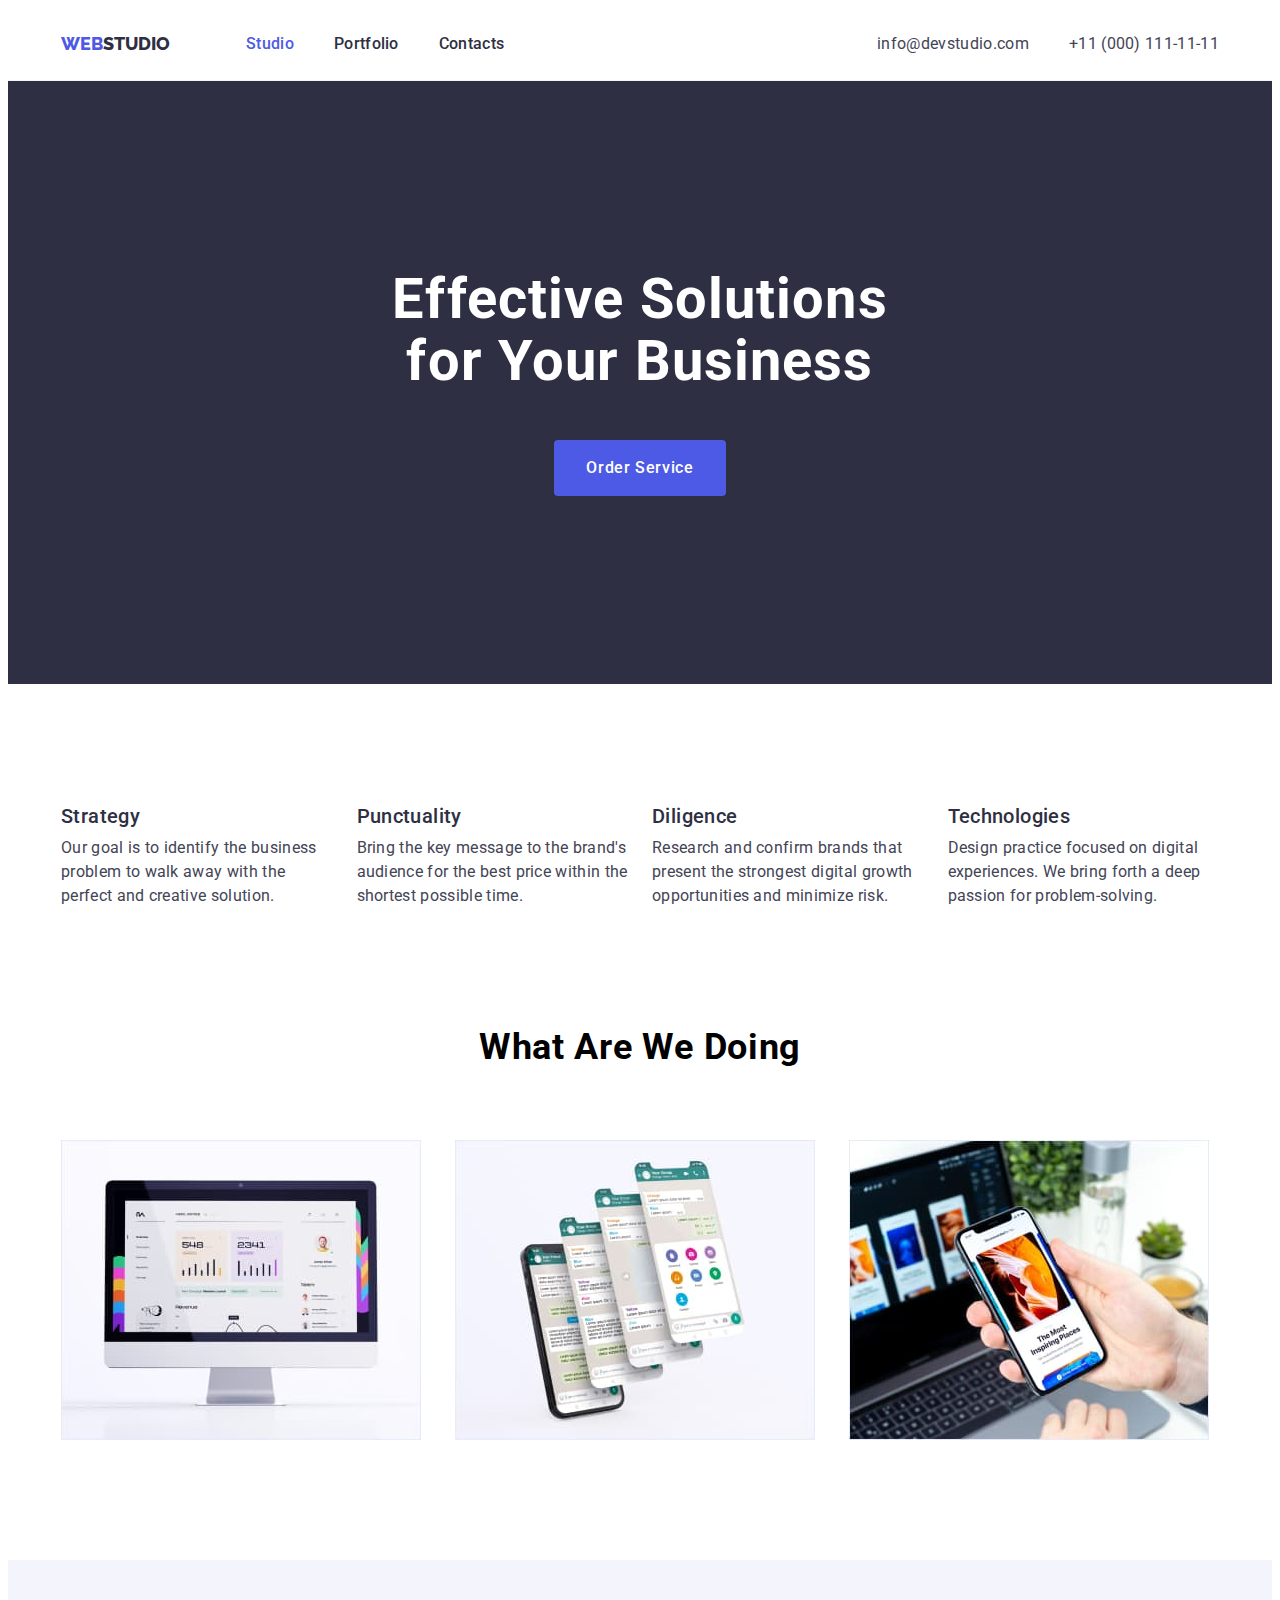
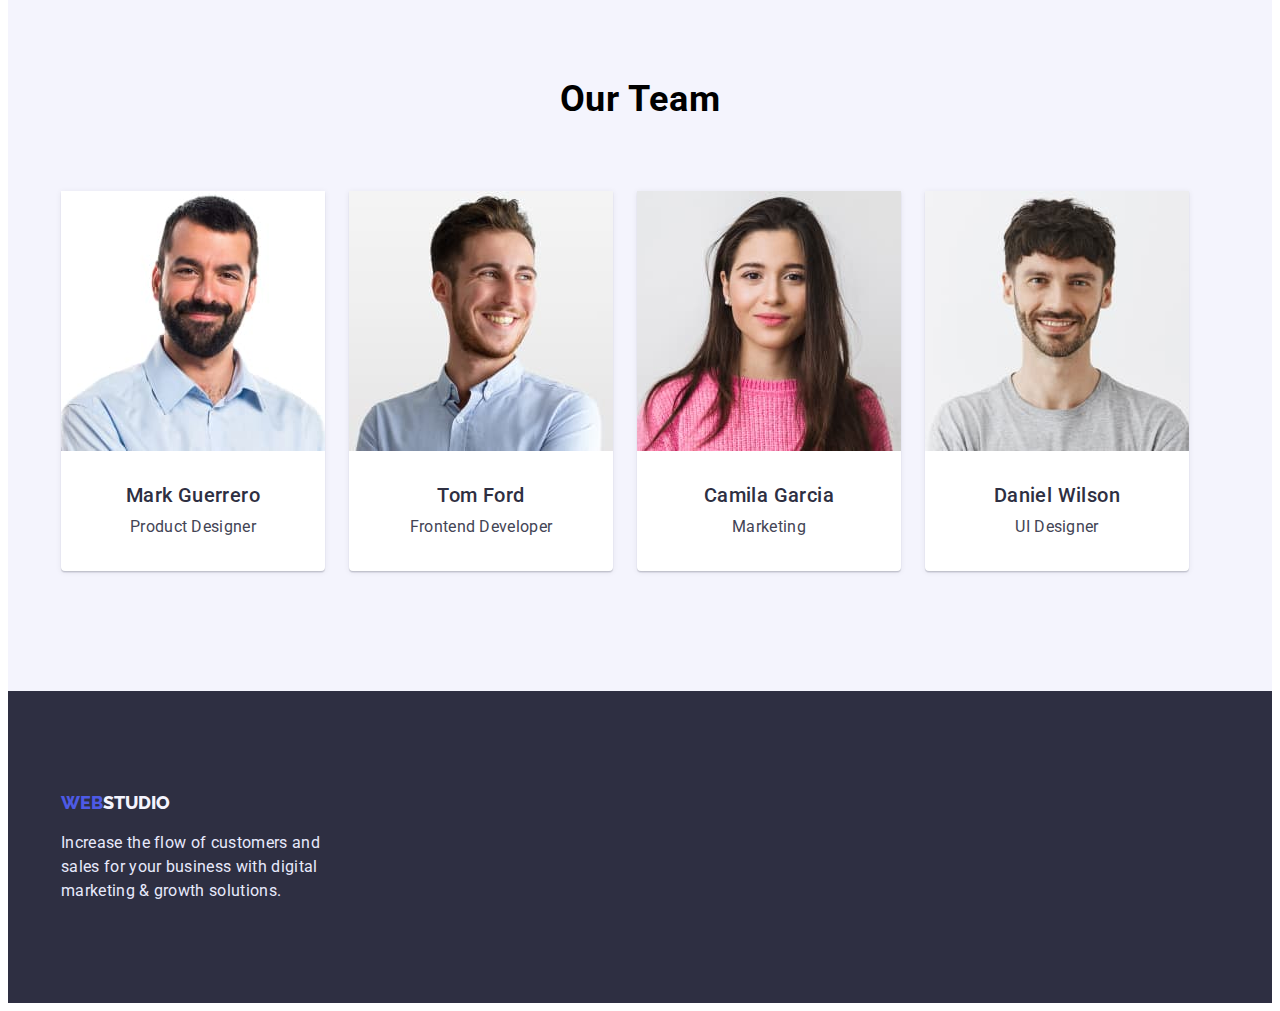
<file: index.html>
<!DOCTYPE html>
<html lang="en">
  <head>
    <meta charset="UTF-8" />
    <meta http-equiv="X-UA-Compatible" content="IE=edge" />
    <meta name="viewport" content="width=device-width, initial-scale=1.0" />
    <title>WebStudio</title>

    <link rel="preconnect" href="https://fonts.googleapis.com" />
    <link rel="preconnect" href="https://fonts.gstatic.com" crossorigin />
    <link
      href="https://fonts.googleapis.com/css2?family=Raleway:wght@400;500;700&family=Roboto:wght@400;500;700&display=swap"
      rel="stylesheet"
    />

    <link
      rel="stylesheet"
      href="https://cdnjs.cloudflare.com/ajax/libs/modern-normalize/1.1.0/modern-normalize.min.css"
      integrity="sha512-wpPYUAdjBVSE4KJnH1VR1HeZfpl1ub8YT/NKx4PuQ5NmX2tKuGu6U/JRp5y+Y8XG2tV+wKQpNHVUX03MfMFn9Q=="
      crossorigin="anonymous"
      referrerpolicy="no-referrer"
    />

    <link rel="stylesheet" href="./css/style.css" />
  </head>
  <body>
    <header class="header">
      <div class="container header-container">
        <nav>
          <a href="./index.html" class="logo"
            ><span class="logo-clr">Web</span>Studio</a
          >
          <ul class="nav-list">
            <li>
              <a href="" class="current nav-point">Studio</a>
            </li>
            <li><a href="./portfolio.html" class="nav-point">Portfolio</a></li>
            <li><a href="" class="nav-point">Contacts</a></li>
          </ul>
        </nav>
        <address>
          <ul class="nav-link">
            <li>
              <a href="mailto:info@devstudio.com">info@devstudio.com</a>
            </li>
            <li><a href="tel:+110001111111">+11 (000) 111-11-11</a></li>
          </ul>
        </address>
      </div>
    </header>
    <main>
      <section class="hero">
        <div class="container hero-container">
          <h1 class="hero-logo">Effective Solutions for Your Business</h1>
          <button type="button" class="hero-btn">Order Service</button>
        </div>
      </section>
      <section class="features">
        <div class="container">
          <h2 hidden>features</h2>
          <ul class="features-list">
            <li class="about-item">
              <h3 class="section-subtitle">Strategy</h3>
              <p class="text">
                Our goal is to identify the business problem to walk away with
                the perfect and creative solution.
              </p>
            </li>
            <li class="about-item">
              <h3 class="section-subtitle">Punctuality</h3>
              <p class="text">
                Bring the key message to the brand's audience for the best price
                within the shortest possible time.
              </p>
            </li>
            <li class="about-item">
              <h3 class="section-subtitle">Diligence</h3>
              <p class="text">
                Research and confirm brands that present the strongest digital
                growth opportunities and minimize risk.
              </p>
            </li>
            <li class="about-item">
              <h3 class="section-subtitle">Technologies</h3>
              <p class="text">
                Design practice focused on digital experiences. We bring forth a
                deep passion for problem-solving.
              </p>
            </li>
          </ul>
        </div>
      </section>
      <section class="images">
        <div class="container">
          <h2 class="section-title">What are we doing</h2>
          <ul class="img-list">
            <li class="img-point">
              <img src="./images/monitor.jpg" alt="monitor" width="360" />
            </li>
            <li class="img-point">
              <img src="./images/phonemenu.jpg" alt="phonemenu" width="360" />
            </li>
            <li class="img-point">
              <img
                src="./images/phoneinhand.jpg"
                alt="phoneinhand"
                width="360"
              />
            </li>
          </ul>
        </div>
      </section>
      <section class="our-team">
        <div class="container">
          <h2 class="section-title">Our Team</h2>
          <ul class="team-list">
            <li class="team-person">
              <img
                src="./images/MarkGuerrero.jpg"
                alt="MarkGuerrero"
                width="264"
              />
              <h3 class="section-subtitle person-subtitle">Mark Guerrero</h3>
              <p class="text">Product Designer</p>
            </li>
            <li class="team-person">
              <img src="./images/tomford.jpg" alt="tomford" width="264" />
              <h3 class="section-subtitle person-subtitle">Tom Ford</h3>
              <p class="text">Frontend Developer</p>
            </li>
            <li class="team-person">
              <img
                src="./images/camilagarcia.jpg"
                alt="camilagarcia"
                width="264"
              />
              <h3 class="section-subtitle person-subtitle">Camila Garcia</h3>
              <p class="text">Marketing</p>
            </li>
            <li class="team-person">
              <img
                src="./images/danielwilson.jpg"
                alt="danielwilson"
                width="264"
              />
              <h3 class="section-subtitle person-subtitle">Daniel Wilson</h3>
              <p class="text">UI Designer</p>
            </li>
          </ul>
        </div>
      </section>
    </main>
    <footer class="footer">
      <div class="container">
        <a href="./index.html" class="logo logo-footer"
          ><span class="logo-clr">Web</span
          ><span class="logo-clr-foot">Studio</span></a
        >
        <p class="foot-text">
          Increase the flow of customers and sales for your business with
          digital marketing & growth solutions.
        </p>
      </div>
    </footer>
  </body>
</html>
</file>
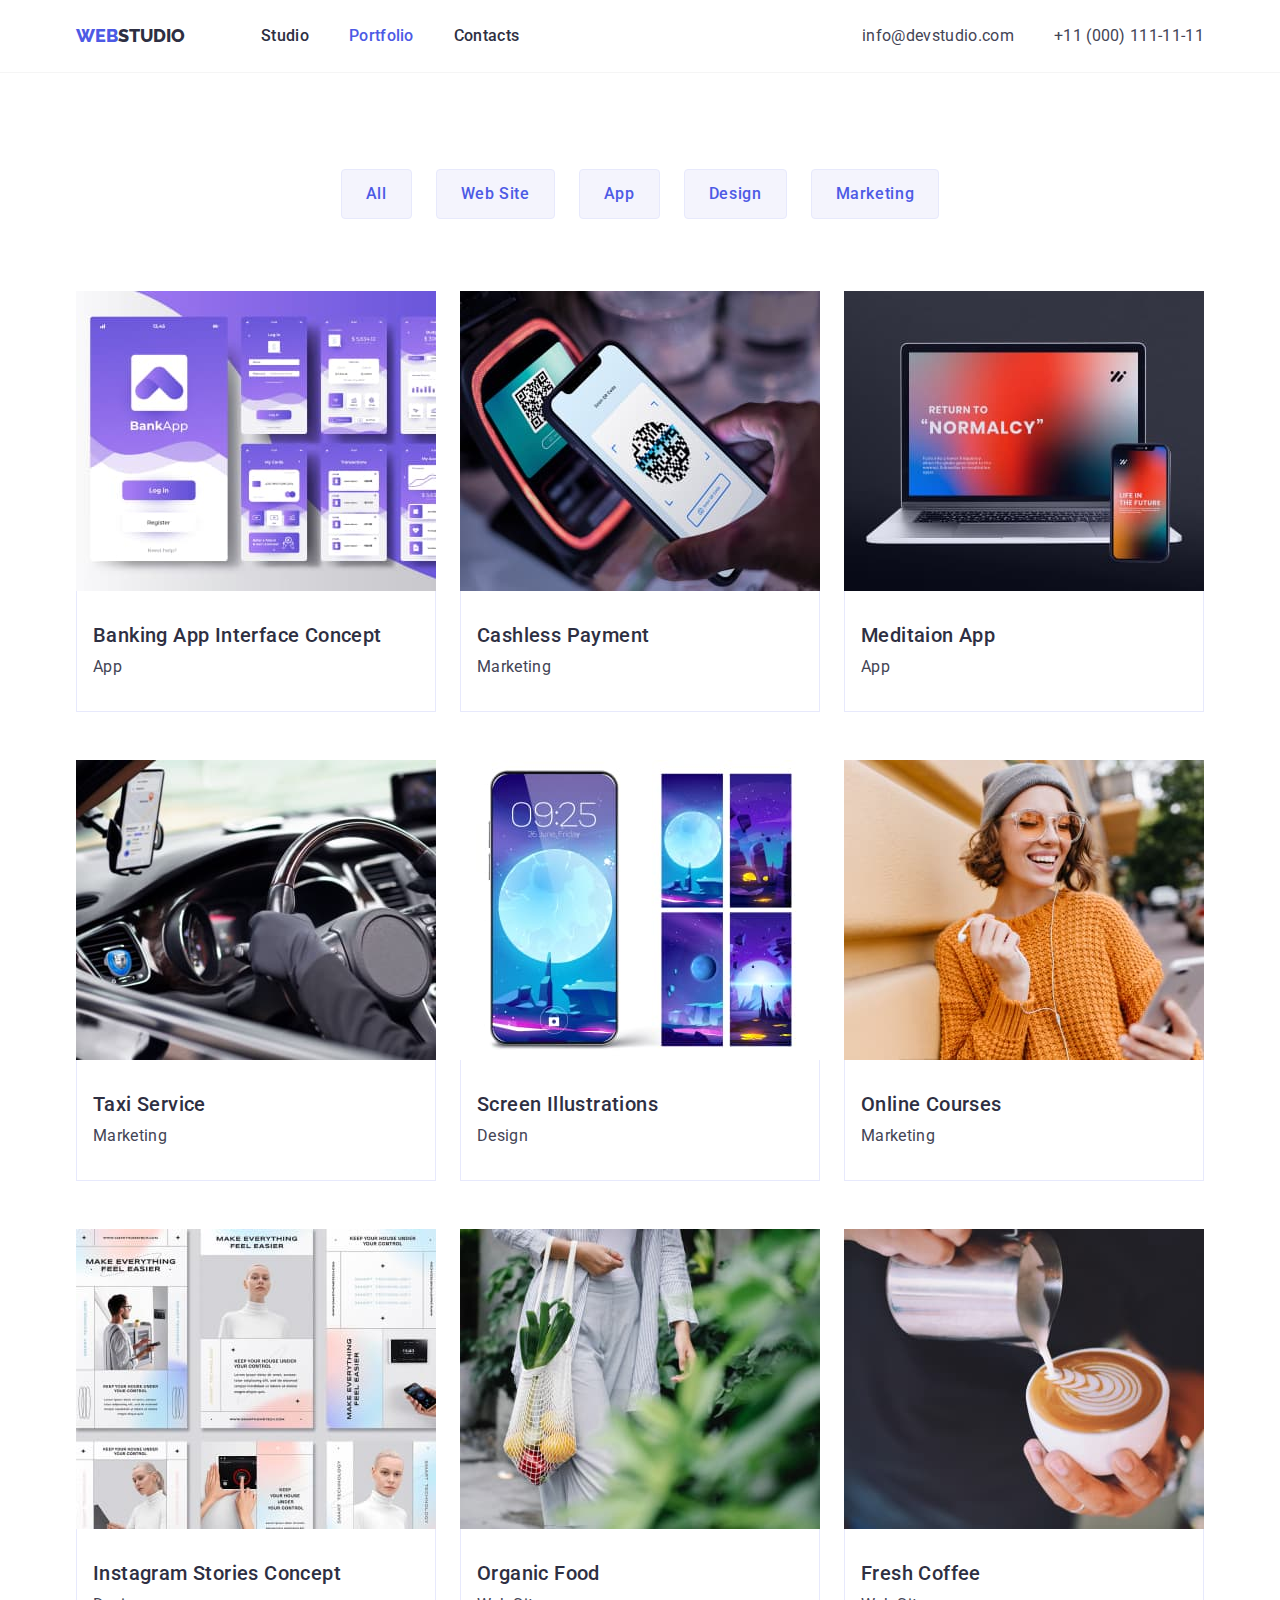
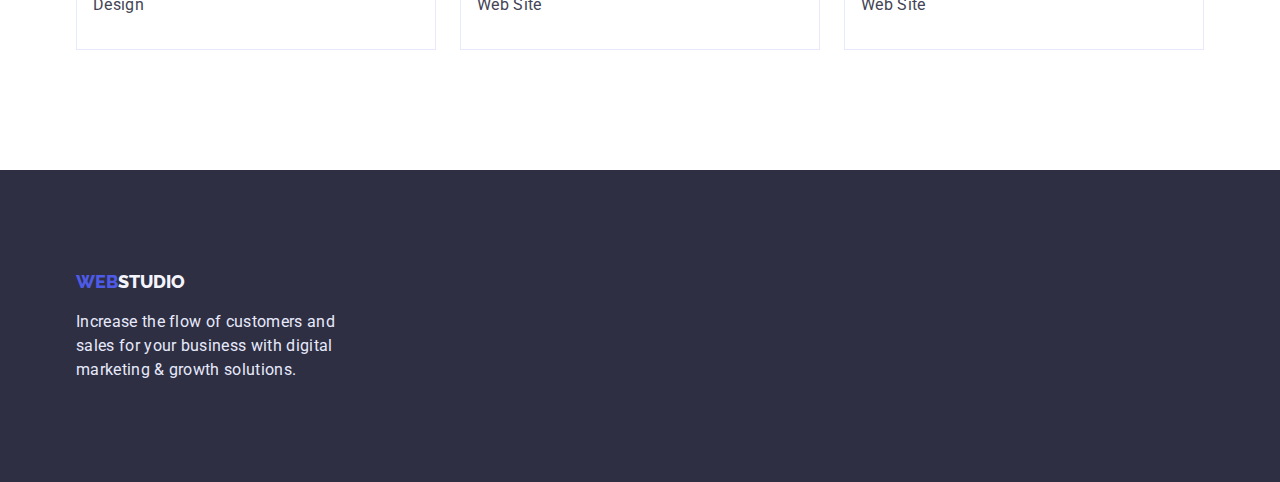
<file: portfolio.html>
<!DOCTYPE html>
<html lang="en">
  <head>
    <meta charset="UTF-8" />
    <meta http-equiv="X-UA-Compatible" content="IE=edge" />
    <meta name="viewport" content="width=device-width, initial-scale=1.0" />
    <title>Portfolio</title>
    <link rel="preconnect" href="https://fonts.googleapis.com" />
    <link rel="preconnect" href="https://fonts.gstatic.com" crossorigin />
    <link
      href="https://fonts.googleapis.com/css2?family=Raleway:wght@400;500;700&family=Roboto:wght@400;500;700&display=swap"
      rel="stylesheet"
    />
    <link
      rel="stylesheet"
      href="https://cdnjs.cloudflare.com/ajax/libs/modern-normalize/1.1.0/modern-normalize.min.css"
    />
    <link rel="stylesheet" href="./css/style.css" />
  </head>
  <body>
    <header class="header">
      <div class="container header-container">
        <nav>
          <a href="./index.html" class="logo"
            ><span class="logo-clr">Web</span>Studio</a
          >
          <ul class="nav-list">
            <li>
              <a href="./index.html" class="nav-point">Studio</a>
            </li>
            <li>
              <a href="./portfolio.html" class="current nav-point">Portfolio</a>
            </li>
            <li><a href="" class="nav-point">Contacts</a></li>
          </ul>
        </nav>
        <address>
          <ul class="nav-link">
            <li>
              <a href="mailto:info@devstudio.com">info@devstudio.com</a>
            </li>
            <li><a href="tel:+110001111111">+11 (000) 111-11-11</a></li>
          </ul>
        </address>
      </div>
    </header>
    <main>
      <section class="portfolio-section">
        <div class="container">
          <h1 hidden>Our portfolio</h1>
          <!-- Fiter buttons -->
          <ul class="btn-list">
            <li><button type="button" class="filter-btn">All</button></li>
            <li><button type="button" class="filter-btn">Web Site</button></li>
            <li><button type="button" class="filter-btn">App</button></li>
            <li><button type="button" class="filter-btn">Design</button></li>
            <li><button type="button" class="filter-btn">Marketing</button></li>
          </ul>
          <!-- Project examples  -->
          <ul class="project-list">
            <li class="project-link">
              <a href="#">
                <img
                  src="./images/portfolio-1.jpg"
                  alt="mobapplication"
                  width="360"
                  height="300"
                />
                <div class="project-container">
                  <h2 class="section-subtitle">
                    Banking App Interface Concept
                  </h2>
                  <p class="text">App</p>
                </div>
              </a>
            </li>
            <li class="project-link">
              <a href="#">
                <img
                  src="./images/portfolio-2.jpg"
                  alt="paypass"
                  width="360"
                  height="300"
                />
                <div class="project-container">
                  <h2 class="section-subtitle">Cashless Payment</h2>
                  <p class="text">Marketing</p>
                </div>
              </a>
            </li>
            <li class="project-link">
              <a href="#">
                <img
                  src="./images/portfolio-3.jpg"
                  alt="laptop"
                  width="360"
                  height="300"
                />
                <div class="project-container">
                  <h2 class="section-subtitle">Meditaion App</h2>
                  <p class="text">App</p>
                </div>
              </a>
            </li>
            <li class="project-link">
              <a href="#">
                <img
                  src="./images/portfolio-4.jpg"
                  alt="taxiservice"
                  width="360"
                  height="300"
                />
                <div class="project-container">
                  <h2 class="section-subtitle">Taxi Service</h2>
                  <p class="text">Marketing</p>
                </div>
              </a>
            </li>
            <li class="project-link">
              <a href="#">
                <img
                  src="./images/portfolio-5.jpg"
                  alt="screenillustrations"
                  width="360"
                  height="300"
                />
                <div class="project-container">
                  <h2 class="section-subtitle">Screen Illustrations</h2>
                  <p class="text">Design</p>
                </div>
              </a>
            </li>
            <li class="project-link">
              <a href="#">
                <img
                  src="./images/portfolio-6.jpg"
                  alt="onlinecourse"
                  width="360"
                  height="300"
                />
                <div class="project-container">
                  <h2 class="section-subtitle">Online Courses</h2>
                  <p class="text">Marketing</p>
                </div>
              </a>
            </li>
            <li class="project-link">
              <a href="#">
                <img
                  src="./images/portfolio-7.jpg"
                  alt="instastories"
                  width="360"
                  height="300"
                />
                <div class="project-container">
                  <h2 class="section-subtitle">Instagram Stories Concept</h2>
                  <p class="text">Design</p>
                </div>
              </a>
            </li>
            <li class="project-link">
              <a href="#">
                <img
                  src="./images/portfolio-8.jpg"
                  alt="organicfood"
                  width="360"
                  height="300"
                />
                <div class="project-container">
                  <h2 class="section-subtitle">Organic Food</h2>
                  <p class="text">Web Site</p>
                </div>
              </a>
            </li>
            <li class="project-link">
              <a href="#">
                <img
                  src="./images/portfolio-9.jpg"
                  alt="freshcoffee"
                  width="360"
                  height="300"
                />
                <div class="project-container">
                  <h2 class="section-subtitle">Fresh Coffee</h2>
                  <p class="text">Web Site</p>
                </div>
              </a>
            </li>
          </ul>
        </div>
      </section>
    </main>
    <footer class="footer">
      <div class="container">
        <a href="./index.html" class="logo logo-footer"
          ><span class="logo-clr">Web</span
          ><span class="logo-clr-foot">Studio</span></a
        >
        <p class="foot-text">
          Increase the flow of customers and sales for your business with
          digital marketing & growth solutions.
        </p>
      </div>
    </footer>
  </body>
</html>
</file>
<file: css/style.css>
:root {
  --clr-brand: #4d5ae5;
  --clr-theme: #2e2f42;
  --clr-white: #ffffff;
  --clr-smoke: #f4f4fd;
  --clr-text: #434455;
  --clr-border: #e7e9fc;
}

/* Base */

body {
  font-family: "Roboto", sans-serif;
  background-color: var(--clr-white);
  font-size: 16px;
}

h1,
h2,
h3,
h4,
h5,
h6,
p,
ul,
a {
  padding: 0;
  margin: 0;
}

a {
  text-decoration: none;
}

ul {
  list-style: none;
}

.container {
  width: 1158px;
  padding-left: 15px;
  padding-right: 15px;
  margin-left: auto;
  margin-right: auto;
}

img {
  display: block;
  max-width: 100%;
  height: auto;
}

/* Header */

.header {
  border-bottom: 1px solid #f5f5f5;
}

.container.header-container {
  display: flex;
  align-items: center;
  justify-content: space-between;
}

nav {
  display: flex;
}

.logo {
  display: flex;
  align-items: center;
  margin-right: 76px;
  color: var(--clr-theme);
  font-family: "Raleway", sans-serif;
  font-weight: 800;
  font-size: 18px;
  line-height: 1.33;
  text-transform: uppercase;
}

.logo-clr {
  color: var(--clr-brand);
}

.nav-list {
  display: flex;
  align-items: center;
  gap: 40px;
}

.nav-list a {
  color: var(--clr-theme);
  font-weight: 500;
  line-height: 1.5;
  letter-spacing: 0.02em;
}

.nav-list a:hover,
.nav-list a:focus {
  color: var(--clr-brand);
}

.nav-list a.current {
  color: var(--clr-brand);
}

.nav-point {
  display: block;
  padding: 24px 0;
}

.nav-link {
  display: flex;
  gap: 40px;
}

.nav-link a {
  color: var(--clr-text);
  font-size: 16px;
  line-height: 1.5;
  letter-spacing: 0.02em;
  font-style: normal;
}

.nav-link a:hover,
.nav-link a:focus {
  color: var(--clr-brand);
}

/* Hero */

.hero {
  padding-top: 188px;
  padding-bottom: 188px;
  text-align: center;
  background-color: var(--clr-theme);
}

.hero-logo {
  margin-top: 0px;
  width: 496px;
  margin-right: auto;
  margin-left: auto;
  color: var(--clr-white);
  font-size: 56px;
  line-height: 1.1;
  letter-spacing: 0.02em;
  margin-bottom: 48px;
}

.hero-btn {
  background-color: var(--clr-brand);
  color: var(--clr-white);
  border: none;
  border-radius: 4px;
  font-family: inherit;
  font-weight: 500;
  line-height: 1.5;

  letter-spacing: 0.04em;
  font-size: 16px;
  cursor: pointer;
  padding: 16px 32px;
}

.hero-btn:hover,
.hero-btn:focus {
  background-color: #404bbf;
}

/* Features */

.features {
  padding-top: 120px;
}

.features-list {
  display: flex;
  gap: 24px;
}

.about-item {
  flex-basis: calc((100% - 72px) / 4);
}

.section-subtitle {
  margin-bottom: 8px;
  color: var(--clr-theme);
  font-weight: 500;
  font-size: 20px;
  line-height: 1.2;
  letter-spacing: 0.02em;
}

.text {
  color: var(--clr-text);
  line-height: 1.5;
  letter-spacing: 0.02em;
}

/* What are we doing */
.images {
  padding: 120px 0;
}

.section-title {
  margin-bottom: 72px;
  font-size: 36px;
  line-height: 1.1;
  text-align: center;
  text-transform: capitalize;
  letter-spacing: 0.02em;
}

.img-list {
  display: flex;
  gap: 24px;
}

.img-point {
  flex-basis: calc((100% - 48px) / 3);
}

/* Our team */

.our-team {
  padding: 120px 0;
  background-color: var(--clr-smoke);
}

.team-list {
  display: flex;
  gap: 24px;
}

.team-person {
  flex-basis: calc(100% - 72px) / 4;
  padding-bottom: 32px;
  text-align: center;
  background-color: var(--clr-white);
  box-shadow: 0px 1px 6px rgba(46, 47, 66, 0.08),
    0px 1px 1px rgba(46, 47, 66, 0.16), 0px 2px 1px rgba(46, 47, 66, 0.08);
  border-radius: 0px 0px 4px 4px;
}

.team-person img {
  margin-bottom: 32px;
}

.person-subtitle {
  margin-bottom: 8px;
}

/* Footer */

.footer {
  padding: 100px 0;
  background-color: var(--clr-theme);
}

.logo-footer {
  margin-bottom: 16px;
}

.foot-text {
  width: 264px;
  color: var(--clr-border);
  line-height: 1.5;
  letter-spacing: 0.02em;
}

.logo-clr-foot {
  color: var(--clr-smoke);
}

/* PORTFOLIO */

/* filter btn */

.portfolio-section {
  padding-top: 96px;
  padding-bottom: 120px;
}

.btn-list {
  display: flex;
  justify-content: center;
  margin-bottom: 72px;
  gap: 24px;
}

.filter-btn {
  font-weight: 500;
  font-size: 16px;
  line-height: 1.5;
  background-color: var(--clr-smoke);
  border: 1px solid var(--clr-border);
  border-radius: 4px;
  color: var(--clr-brand);
  letter-spacing: 0.04em;
  cursor: pointer;
  padding: 12px 24px 12px 24px;
}

.filter-btn:hover {
  background-color: #404bbf;
  color: #ffffff;
}

/* Project examples */

.project-list {
  display: flex;
  flex-wrap: wrap;
  gap: 48px 24px;
}

.project-link {
  flex-basis: calc((100% - 48px) / 3);
}

.project-container {
  border-bottom: 1px solid var(--clr-border);
  border-left: 1px solid var(--clr-border);
  border-right: 1px solid var(--clr-border);
  padding-top: 32px;
  padding-bottom: 32px;
  padding-left: 16px;
}

.project-container .text {
  margin-top: 8px;
}
</file>
